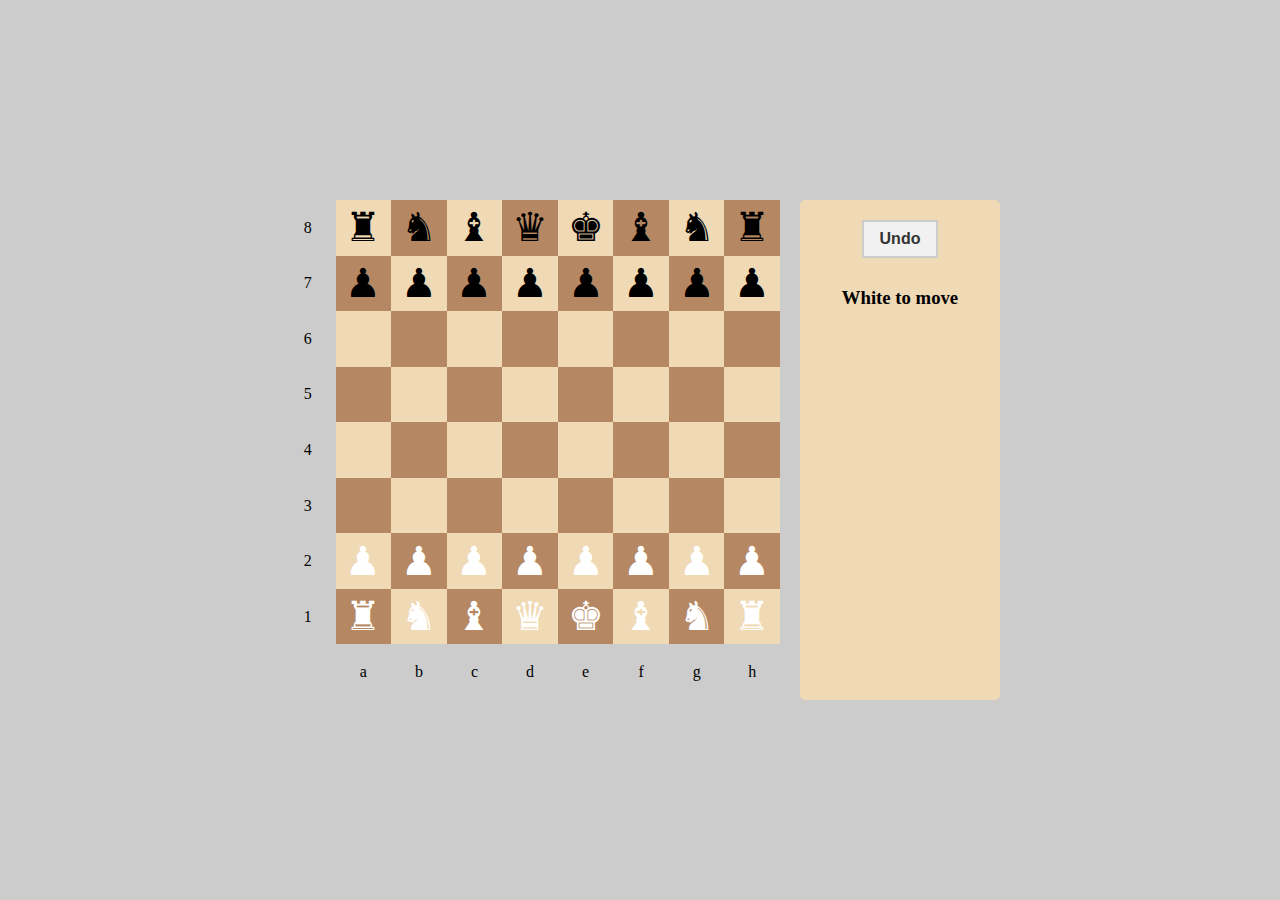
<file: chess/index.html>
<!DOCTYPE html>
<html lang="en">
<head>
    <meta charset="UTF-8">
    <meta name="viewport" content="width=device-width, initial-scale=1.0">
    <title>Simple Chess</title>
    <link rel="stylesheet" href="styles.css">
</head>
<body>
    <div class="game-container">
        <div id="board"></div>
        <div id="info-area" class="info-area">
            <button id="undo-button">Undo</button>
            <h3 id="turn-info"></h3>
            <div id="move-list"></div>
          </div>
    </div>

    <script type="module" src="app.js"></script>
</body>
</html>
</file>
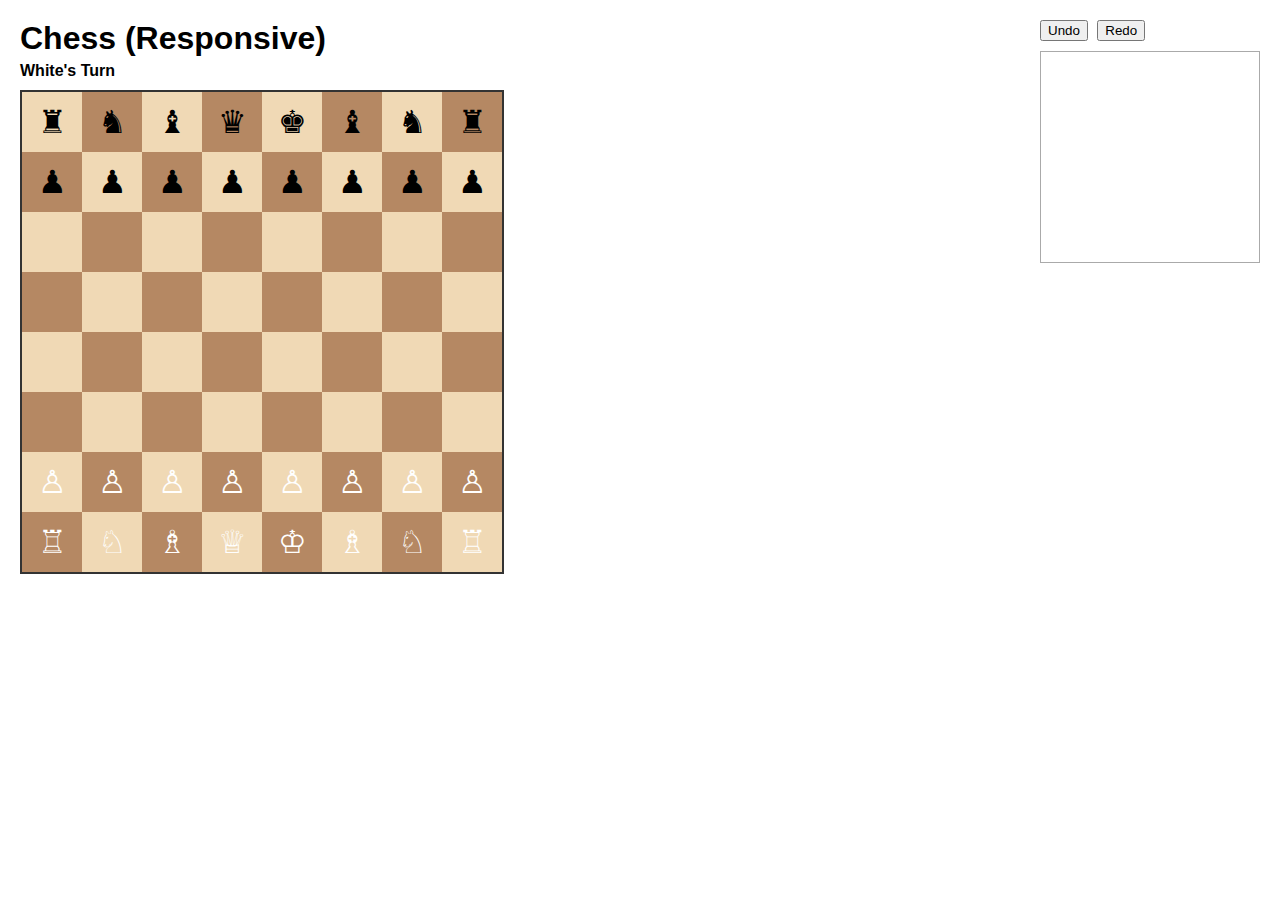
<file: chess2024/index.html>
<!DOCTYPE html>
<html lang="en">
<head>
  <meta charset="UTF-8">
  <title>Chess (All Features + Responsive Layout)</title>
  <style>
    body {
      font-family: Arial, sans-serif;
      margin: 20px;
    }
    /* A flex container that can wrap for responsive layout */
    .chess-container {
      display: flex;
      flex-wrap: wrap; /* allow wrapping to next line if space is constrained */
      align-items: flex-start;
    }
    /* Left panel: holds board, status, etc. */
    .left-panel {
      margin-right: 20px;  /* space to the right for the right-panel on wide screens */
      flex: 1 1 auto;      /* board can flex/grow */
      min-width: 320px;    /* set a min width for the board area */
    }
    /* Right panel: Undo/Redo buttons + move history */
    .right-panel {
      display: flex;
      flex-direction: column; 
      min-width: 220px;   /* a comfortable minimum width */
      flex: 0 0 auto;     /* don't force expansion */
    }
    /*
      When the screen is narrow (e.g. <= 700px),
      stack the panels vertically: board on top, controls/history below.
    */
    @media (max-width: 700px) {
      .chess-container {
        flex-direction: column; /* stack vertically */
      }
      .left-panel {
        margin-right: 0; /* remove horizontal spacing */
      }
      .right-panel {
        margin-top: 20px; /* some vertical spacing instead */
        min-width: auto;  /* let it shrink if needed */
      }
    }

    /* Title and status text */
    h1 {
      margin: 0 0 5px 0;
    }
    #status {
      margin-bottom: 10px;
      font-weight: bold;
    }

    /* Chessboard styling */
    .chessboard {
      border: 2px solid #333;
      width: fit-content;
      margin-bottom: 10px;
    }
    .row {
      display: flex;
    }
    .cell {
      width: 60px;
      height: 60px;
      display: flex;
      align-items: center;
      justify-content: center;
      font-size: 32px;
      cursor: pointer;
    }
    /* Light and dark squares */
    .cell.light {
      background-color: #f0d9b5;
    }
    .cell.dark {
      background-color: #b58863;
    }

    /* Highlighting for selected piece */
    .selected {
      outline: 3px solid yellow;
    }
    /* Highlight possible moves */
    .highlight {
      box-shadow: inset 0 0 0 3px rgba(0, 255, 0, 0.7);
    }
    /* Distinguishable text color for White/Black pieces */
    .white-piece {
      color: #fff;
    }
    .black-piece {
      color: #000;
    }

    /* Controls & Move History */
    .controls {
      margin-bottom: 10px;
    }
    button {
      margin-right: 5px;
    }
    #moveHistory {
      height: 200px;
      border: 1px solid #aaa;
      overflow-y: auto;
      padding: 5px;
      margin-bottom: 10px;
    }
  </style>
</head>
<body>

<div class="chess-container">
  <!-- Left: Title, status, board -->
  <div class="left-panel">
    <h1>Chess (Responsive)</h1>
    <div id="status">White's Turn</div>
    <div class="chessboard" id="chessboard"></div>
  </div>

  <!-- Right: Controls + Move History -->
  <div class="right-panel">
    <div class="controls">
      <button id="undoBtn">Undo</button>
      <button id="redoBtn">Redo</button>
    </div>
    <div id="moveHistory"></div>
  </div>
</div>

<script>
/**
 * Complete Chess with:
 *   - 2-player turn-taking
 *   - Check & Checkmate
 *   - Stalemate
 *   - Draw by Insufficient Material (Naive)
 *   - Castling (kingside/queenside)
 *   - Pawn Promotion (auto-promote to queen)
 *   - En Passant
 *   - Undo/Redo & Move History
 *   - Responsive layout for both wide and narrow screens
 *
 * This code preserves all prior logic (~800 lines in earlier versions), 
 * now wrapped with a responsive layout so that on narrow screens, 
 * the move history & controls appear below the board.
 */

/** Board: 8x8 array, black pieces on rows 0..1, white pieces on rows 6..7. */
let board = [
  ["r","n","b","q","k","b","n","r"],
  ["p","p","p","p","p","p","p","p"],
  [null,null,null,null,null,null,null,null],
  [null,null,null,null,null,null,null,null],
  [null,null,null,null,null,null,null,null],
  [null,null,null,null,null,null,null,null],
  ["P","P","P","P","P","P","P","P"],
  ["R","N","B","Q","K","B","N","R"]
];

// Track which player's turn (white or black)
let currentPlayer = 'white';
// When true, game is done (checkmate, stalemate, or insufficient material)
let gameOver = false;

// For selecting/moving pieces
let selectedCell = null; // [row, col]
let possibleMoves = [];  // array of move objects

// Undo/Redo
let moveHistoryStack = [];
let redoStack = [];

// Castling trackers: whether King/Rook have moved
let whiteKingMoved = false;
let blackKingMoved = false;
let whiteRookA_Moved = false; // a1
let whiteRookH_Moved = false; // h1
let blackRookA_Moved = false; // a8
let blackRookH_Moved = false; // h8

// For En Passant: store last move if it was a double-step pawn move
let lastMove = null;

// DOM references
const boardContainer = document.getElementById('chessboard');
const statusEl = document.getElementById('status');
const moveHistoryEl = document.getElementById('moveHistory');
const undoBtn = document.getElementById('undoBtn');
const redoBtn = document.getElementById('redoBtn');

/** Build the board UI cells */
function createBoardUI() {
  boardContainer.innerHTML = "";
  for (let r=0; r<8; r++) {
    const rowDiv = document.createElement('div');
    rowDiv.classList.add('row');
    for (let c=0; c<8; c++) {
      const cell = document.createElement('div');
      cell.classList.add('cell', (r+c)%2===0 ? 'light' : 'dark');
      cell.setAttribute('data-row', r);
      cell.setAttribute('data-col', c);
      cell.addEventListener('click', onCellClick);
      rowDiv.appendChild(cell);
    }
    boardContainer.appendChild(rowDiv);
  }
  updateBoardUI();
}

/** On cell click: either select a piece or attempt a move */
function onCellClick(e) {
  if(gameOver) return;

  const cell = e.currentTarget;
  const row = +cell.getAttribute('data-row');
  const col = +cell.getAttribute('data-col');
  const piece = board[row][col];

  if(selectedCell) {
    // We already have a piece selected. Check if (row,col) is in possibleMoves
    const [selRow, selCol] = selectedCell;
    const chosenMove = possibleMoves.find(m => m.row===row && m.col===col);
    if(chosenMove) {
      // Save current state for undo
      pushToHistory({
        board: copyBoard(board),
        move: coordsToSquare(selRow, selCol)+" to "+coordsToSquare(row, col),
        whiteKingMoved, blackKingMoved,
        whiteRookA_Moved, whiteRookH_Moved,
        blackRookA_Moved, blackRookH_Moved,
        lastMove: lastMove ? {...lastMove} : null
      });
      // Clear redo
      redoStack = [];

      // Execute the move (castling/enPassant/normal)
      if(chosenMove.castling) {
        doCastlingMove(selRow, selCol, row, col, chosenMove.castlingRookFrom, chosenMove.castlingRookTo);
      }
      else if(chosenMove.enPassant) {
        doEnPassantMove(selRow, selCol, row, col, chosenMove.captureRow, chosenMove.captureCol);
      }
      else {
        // Normal
        board[row][col] = board[selRow][selCol];
        board[selRow][selCol] = null;
        updateKingRookMoved(selRow, selCol, row, col);
      }

      // Pawn promotion?
      maybePromotePawn(row, col);

      // Record lastMove for en passant
      lastMove = {
        fromRow: selRow, fromCol: selCol,
        toRow: row, toCol: col,
        piece: board[row][col]
      };

      // Log move
      logMove(coordsToSquare(selRow, selCol)+" to "+coordsToSquare(row, col));

      // Switch turn and check for check/mate/stalemate/draw
      switchPlayer();
      checkCheckAndMate();
    }

    // Clear selection no matter what
    selectedCell = null;
    possibleMoves = [];
    updateBoardUI();
  } else {
    // No piece selected yet => try to select if it's the current player's piece
    if(!piece) return; // clicked empty cell
    if(
      (currentPlayer==='white' && isWhitePiece(piece)) ||
      (currentPlayer==='black' && isBlackPiece(piece))
    ) {
      selectedCell = [row, col];
      possibleMoves = getValidMoves(row, col, piece, board);
      updateBoardUI();
    }
  }
}

/** Switch the current player (unless gameOver). */
function switchPlayer() {
  currentPlayer = (currentPlayer==='white') ? 'black' : 'white';
  if(!gameOver) {
    statusEl.textContent = (currentPlayer==='white') ? "White's Turn" : "Black's Turn";
  }
}

/** After a move, check if we have checkmate, stalemate, or insufficient material. */
function checkCheckAndMate() {
  if(gameOver) return;
  const color = currentPlayer;
  const inCheck = isKingInCheck(board, color);

  // See if there's ANY legal move for 'color'
  let hasMove = false;
  for(let r=0; r<8; r++){
    for(let c=0; c<8; c++){
      const p = board[r][c];
      if(!p) continue;
      if((color==='white' && isWhitePiece(p)) ||
         (color==='black' && isBlackPiece(p))) {
        const moves = getValidMoves(r, c, p, board);
        if(moves.length>0) {
          hasMove = true;
          break;
        }
      }
    }
    if(hasMove) break;
  }

  if(inCheck) {
    if(!hasMove) {
      // Checkmate
      gameOver = true;
      statusEl.textContent = (color==='white')
        ? "Checkmate! White's king is captured. Black wins!"
        : "Checkmate! Black's king is captured. White wins!";
    } else {
      statusEl.textContent = (color==='white')
        ? "White's Turn - Check!"
        : "Black's Turn - Check!";
    }
  } else {
    // Not in check => if no move => stalemate
    if(!hasMove) {
      gameOver = true;
      statusEl.textContent = "Stalemate! Draw!";
    }
    else {
      // Possibly insufficient material
      if(checkInsufficientMaterial(board)) {
        gameOver = true;
        statusEl.textContent = "Draw by insufficient material!";
      }
    }
  }
}

/** Check if there's insufficient material for any side to force mate. (Naive approach) */
function checkInsufficientMaterial(bd) {
  let whiteMinorCount = 0, blackMinorCount = 0;
  let whiteHeavyCount = 0, blackHeavyCount = 0;

  for(let r=0; r<8; r++){
    for(let c=0; c<8; c++){
      const piece = bd[r][c];
      if(!piece) continue;
      if(isWhitePiece(piece)) {
        if(piece==='Q' || piece==='R' || piece==='P') {
          whiteHeavyCount++;
        } else if(piece==='B' || piece==='N') {
          whiteMinorCount++;
        }
      } else {
        if(piece==='q' || piece==='r' || piece==='p') {
          blackHeavyCount++;
        } else if(piece==='b' || piece==='n') {
          blackMinorCount++;
        }
      }
    }
  }

  // If either side has a queen/rook/pawn => not insufficient
  if(whiteHeavyCount>0 || blackHeavyCount>0) return false;
  // If either side has >1 minor piece => might still mate
  if(whiteMinorCount>1 || blackMinorCount>1) return false;

  // e.g. K vs K, K+B vs K, K+N vs K, K+N vs K+N => draw
  return true;
}

/** If a pawn reaches last rank, promote to queen automatically. */
function maybePromotePawn(row, col) {
  const piece = board[row][col];
  if(!piece) return;
  if(piece==='P' && row===0) {
    board[row][col] = 'Q';
  }
  else if(piece==='p' && row===7) {
    board[row][col] = 'q';
  }
}

/** If the move is a king/rook move, mark them as moved (to disable castling). */
function updateKingRookMoved(fromRow, fromCol, toRow, toCol) {
  const piece = board[toRow][toCol];
  if(piece==='K') {
    whiteKingMoved = true;
  }
  else if(piece==='k') {
    blackKingMoved = true;
  }
  else if(piece==='R') {
    if(fromRow===7 && fromCol===0) whiteRookA_Moved = true;
    if(fromRow===7 && fromCol===7) whiteRookH_Moved = true;
  }
  else if(piece==='r') {
    if(fromRow===0 && fromCol===0) blackRookA_Moved = true;
    if(fromRow===0 && fromCol===7) blackRookH_Moved = true;
  }
}

/** Castling move: move both king and rook. */
function doCastlingMove(kingRow, kingCol, kingDestRow, kingDestCol, rookFrom, rookTo) {
  // Move king
  board[kingDestRow][kingDestCol] = board[kingRow][kingCol];
  board[kingRow][kingCol] = null;
  // Move rook
  board[rookTo.row][rookTo.col] = board[rookFrom.row][rookFrom.col];
  board[rookFrom.row][rookFrom.col] = null;

  // Mark them as moved
  const movedPiece = board[kingDestRow][kingDestCol];
  if(movedPiece==='K') whiteKingMoved = true;
  if(movedPiece==='k') blackKingMoved = true;

  const rookPiece = board[rookTo.row][rookTo.col];
  if(rookPiece==='R') {
    if(rookFrom.row===7 && rookFrom.col===0) whiteRookA_Moved=true;
    if(rookFrom.row===7 && rookFrom.col===7) whiteRookH_Moved=true;
  }
  if(rookPiece==='r') {
    if(rookFrom.row===0 && rookFrom.col===0) blackRookA_Moved=true;
    if(rookFrom.row===0 && rookFrom.col===7) blackRookH_Moved=true;
  }
}

/** En passant: move capturing pawn, remove captured pawn. */
function doEnPassantMove(fromRow, fromCol, toRow, toCol, capRow, capCol) {
  board[toRow][toCol] = board[fromRow][fromCol];
  board[fromRow][fromCol] = null;
  board[capRow][capCol] = null;
  // en passant is always a pawn, so no castling flags needed.
}

/** Generate all fully legal moves for a piece at (row,col). */
function getValidMoves(row, col, piece, bd) {
  // 1) gather pseudo-legal moves
  let pseudo = getPseudoLegalMoves(row, col, piece, bd);

  // 2) if king not moved, add castling
  if((piece==='K' && !whiteKingMoved) || (piece==='k' && !blackKingMoved)) {
    pseudo = pseudo.concat(getCastlingMoves(row, col, piece, bd));
  }

  // 3) if pawn, add en passant
  if(piece.toLowerCase()==='p') {
    pseudo = pseudo.concat(getEnPassantMoves(row, col, piece, bd));
  }

  // 4) filter out moves leaving own king in check
  const color = isWhitePiece(piece)? 'white':'black';
  const valid = [];
  for(const mv of pseudo) {
    const tmp = copyBoard(bd);
    if(mv.castling) {
      // castling
      tmp[mv.row][mv.col] = tmp[row][col]; // king
      tmp[row][col] = null;
      tmp[mv.castlingRookTo.row][mv.castlingRookTo.col] = 
        tmp[mv.castlingRookFrom.row][mv.castlingRookFrom.col];
      tmp[mv.castlingRookFrom.row][mv.castlingRookFrom.col] = null;
    }
    else if(mv.enPassant) {
      tmp[mv.row][mv.col] = tmp[row][col];
      tmp[row][col] = null;
      tmp[mv.captureRow][mv.captureCol] = null;
    }
    else {
      // normal
      tmp[mv.row][mv.col] = tmp[row][col];
      tmp[row][col] = null;
    }
    if(!isKingInCheck(tmp, color)) {
      valid.push(mv);
    }
  }
  return valid;
}

/** Return pseudo-legal moves ignoring check but excluding castling/en-passant. */
function getPseudoLegalMoves(row, col, piece, bd) {
  let moves = [];
  const directionsRook = [[-1,0],[1,0],[0,-1],[0,1]];
  const directionsBishop = [[-1,-1],[-1,1],[1,-1],[1,1]];

  function addMoveIfValid(r,c) {
    if(r<0||r>7||c<0||c>7) return false;
    const target = bd[r][c];
    if(!target) {
      moves.push({row:r,col:c});
      return true;
    } else {
      // capture if opposite color
      if((isWhitePiece(piece) && isBlackPiece(target)) ||
         (isBlackPiece(piece) && isWhitePiece(target))) {
        moves.push({row:r,col:c});
      }
      return false;
    }
  }

  switch(piece.toLowerCase()) {
    case 'p': {
      // White => row-1, Black => row+1
      const forward = isWhitePiece(piece)? -1 : +1;
      const startRow = isWhitePiece(piece)? 6:1;
      if(row===startRow) {
        // can move 1 or 2 squares
        if(!bd[row+forward][col]) {
          moves.push({row: row+forward, col});
          if(!bd[row+2*forward][col]) {
            moves.push({row: row+2*forward, col});
          }
        }
      } else {
        const one = row+forward;
        if(one>=0&&one<8 && !bd[one][col]) {
          moves.push({row:one,col});
        }
      }
      // capture diagonals
      const capLeft = [row+forward, col-1];
      const capRight= [row+forward, col+1];
      [capLeft, capRight].forEach(([rr,cc])=>{
        if(rr>=0&&rr<8 && cc>=0&&cc<8) {
          const target = bd[rr][cc];
          if(target && (
            (isWhitePiece(piece)&& isBlackPiece(target)) ||
            (isBlackPiece(piece)&& isWhitePiece(target))
          )) {
            moves.push({row:rr,col:cc});
          }
        }
      });
      break;
    }
    case 'r': {
      directionsRook.forEach(([dr,dc])=>{
        let rr=row, cc=col;
        while(true){
          rr += dr; cc += dc;
          if(!addMoveIfValid(rr,cc)) break;
        }
      });
      break;
    }
    case 'n': {
      const offsets = [
        [-2,-1],[-2,1],[2,-1],[2,1],
        [-1,-2],[-1,2],[1,-2],[1,2]
      ];
      offsets.forEach(([dr,dc])=>{
        const rr = row+dr, cc = col+dc;
        if(rr>=0&&rr<8 && cc>=0&&cc<8) {
          const target = bd[rr][cc];
          if(!target || (isWhitePiece(piece)&&isBlackPiece(target))||
             (isBlackPiece(piece)&&isWhitePiece(target))) {
            moves.push({row:rr,col:cc});
          }
        }
      });
      break;
    }
    case 'b': {
      directionsBishop.forEach(([dr,dc])=>{
        let rr=row, cc=col;
        while(true){
          rr+=dr; cc+=dc;
          if(!addMoveIfValid(rr,cc)) break;
        }
      });
      break;
    }
    case 'q': {
      const directionsQueen = directionsRook.concat(directionsBishop);
      directionsQueen.forEach(([dr,dc])=>{
        let rr=row, cc=col;
        while(true){
          rr+=dr; cc+=dc;
          if(!addMoveIfValid(rr,cc)) break;
        }
      });
      break;
    }
    case 'k': {
      // 1 step in any direction
      const kingDirs = directionsRook.concat(directionsBishop);
      kingDirs.forEach(([dr,dc])=>{
        const rr = row+dr, cc=col+dc;
        addMoveIfValid(rr,cc);
      });
      break;
    }
  }
  return moves;
}

/** Return castling moves if king hasn't moved and conditions are met. */
function getCastlingMoves(row, col, piece, bd) {
  const moves = [];
  if(isKingInCheck(bd, isWhitePiece(piece)? 'white':'black')) {
    return moves; // can't castle if currently in check
  }

  const color = isWhitePiece(piece)? 'white':'black';
  if(color==='white') {
    if(!whiteKingMoved) {
      // short => rook at (7,7), squares (7,5),(7,6)
      if(!whiteRookH_Moved) {
        if(!bd[7][5] && !bd[7][6]) {
          if(!squareUnderAttack(bd,7,5,'black') &&
             !squareUnderAttack(bd,7,6,'black')) {
            moves.push({
              row:7,col:6,
              castling:true,
              castlingRookFrom:{row:7,col:7},
              castlingRookTo:{row:7,col:5}
            });
          }
        }
      }
      // long => rook at (7,0), squares (7,1),(7,2),(7,3)
      if(!whiteRookA_Moved) {
        if(!bd[7][1] && !bd[7][2] && !bd[7][3]) {
          if(!squareUnderAttack(bd,7,1,'black') &&
             !squareUnderAttack(bd,7,2,'black') &&
             !squareUnderAttack(bd,7,3,'black')) {
            moves.push({
              row:7,col:2,
              castling:true,
              castlingRookFrom:{row:7,col:0},
              castlingRookTo:{row:7,col:3}
            });
          }
        }
      }
    }
  } else {
    // black
    if(!blackKingMoved) {
      // short => rook at (0,7)
      if(!blackRookH_Moved) {
        if(!bd[0][5] && !bd[0][6]) {
          if(!squareUnderAttack(bd,0,5,'white') &&
             !squareUnderAttack(bd,0,6,'white')) {
            moves.push({
              row:0,col:6,
              castling:true,
              castlingRookFrom:{row:0,col:7},
              castlingRookTo:{row:0,col:5}
            });
          }
        }
      }
      // long => rook at (0,0)
      if(!blackRookA_Moved) {
        if(!bd[0][1] && !bd[0][2] && !bd[0][3]) {
          if(!squareUnderAttack(bd,0,1,'white') &&
             !squareUnderAttack(bd,0,2,'white') &&
             !squareUnderAttack(bd,0,3,'white')) {
            moves.push({
              row:0,col:2,
              castling:true,
              castlingRookFrom:{row:0,col:0},
              castlingRookTo:{row:0,col:3}
            });
          }
        }
      }
    }
  }
  return moves;
}

/** Return en passant moves if last move was a double-step pawn by the opponent. */
function getEnPassantMoves(row, col, piece, bd) {
  const moves = [];
  if(!lastMove) return moves;

  // lastMove must be a 2-step pawn
  const lastPiece = lastMove.piece;
  if(!lastPiece || lastPiece.toLowerCase()!=='p') return moves;
  const oppColor = isWhitePiece(lastPiece)? 'white':'black';
  const myColor = isWhitePiece(piece)? 'white':'black';
  if(oppColor===myColor) return moves; // must be opponent's pawn

  const diff = Math.abs(lastMove.fromRow - lastMove.toRow);
  if(diff!==2) return moves; // not a double-step

  // final position
  const fRow = lastMove.toRow, fCol = lastMove.toCol;

  // if we're white, black pawn ended on row=3 (from row=1)
  if(myColor==='white') {
    if(row===3 && fRow===3 && Math.abs(col-fCol)===1) {
      // can capture en passant => move to row=2, remove black pawn at (3,fCol)
      moves.push({
        row:2,col:fCol,
        enPassant:true,
        captureRow:3,
        captureCol:fCol
      });
    }
  } else {
    // black
    if(row===4 && fRow===4 && Math.abs(col-fCol)===1) {
      moves.push({
        row:5,col:fCol,
        enPassant:true,
        captureRow:4,
        captureCol:fCol
      });
    }
  }

  return moves;
}

/** Return true if 'opponentColor' can capture square (r,c) in bd. */
function squareUnderAttack(bd, r, c, opponentColor) {
  for(let rr=0; rr<8; rr++){
    for(let cc=0; cc<8; cc++){
      const p = bd[rr][cc];
      if(!p) continue;
      if(opponentColor==='white' && isWhitePiece(p)) {
        const pseudo = getPseudoLegalMoves(rr, cc, p, bd);
        if(pseudo.some(m=>m.row===r && m.col===c)) {
          return true;
        }
      }
      else if(opponentColor==='black' && isBlackPiece(p)) {
        const pseudo = getPseudoLegalMoves(rr, cc, p, bd);
        if(pseudo.some(m=>m.row===r && m.col===c)) {
          return true;
        }
      }
    }
  }
  return false;
}

/** Return true if the 'color' side's king is in check. */
function isKingInCheck(bd, color) {
  const kingChar = (color==='white')? 'K':'k';
  let kingPos = null;
  for(let r=0; r<8; r++){
    for(let c=0; c<8; c++){
      if(bd[r][c]===kingChar){
        kingPos = [r,c];
        break;
      }
    }
    if(kingPos) break;
  }
  if(!kingPos) return false; // no king found?
  const oppColor = (color==='white')? 'black':'white';
  return squareUnderAttack(bd, kingPos[0], kingPos[1], oppColor);
}

/** Update all cell UI states: piece text, highlights, etc. */
function updateBoardUI() {
  const cells = boardContainer.querySelectorAll('.cell');
  cells.forEach(cell => {
    cell.classList.remove('selected','highlight','white-piece','black-piece');
    const r = +cell.getAttribute('data-row');
    const c = +cell.getAttribute('data-col');
    const piece = board[r][c];
    cell.textContent = piece ? pieceToUnicode(piece) : "";

    // color
    if(piece) {
      if(isWhitePiece(piece)) cell.classList.add('white-piece');
      else cell.classList.add('black-piece');
    }
    // highlight if selected
    if(selectedCell && selectedCell[0]===r && selectedCell[1]===c) {
      cell.classList.add('selected');
    }
    // highlight possible moves
    if(possibleMoves.some(m=>m.row===r && m.col===c)) {
      cell.classList.add('highlight');
    }
  });
}

/** Convert piece notation to Unicode symbol */
function pieceToUnicode(piece) {
  switch(piece) {
    // White
    case 'R': return '♖'; case 'N': return '♘'; case 'B': return '♗';
    case 'Q': return '♕'; case 'K': return '♔'; case 'P': return '♙';
    // Black
    case 'r': return '♜'; case 'n': return '♞'; case 'b': return '♝';
    case 'q': return '♛'; case 'k': return '♚'; case 'p': return '♟';
    default: return piece;
  }
}

/** Check piece color */
function isWhitePiece(piece) {
  return (/[RNBQKP]/).test(piece);
}
function isBlackPiece(piece) {
  return (/[rnbqkp]/).test(piece);
}

/** Convert (row,col) -> algebraic notation: (7,0)-> a1, (0,0)-> a8 */
function coordsToSquare(r,c) {
  const file = String.fromCharCode('a'.charCodeAt(0)+ c);
  const rank = 8 - r;
  return file + rank;
}

/** Create a copy of the board array (for undo/redo) */
function copyBoard(bd) {
  return bd.map(row => row.slice());
}

/** Move History Logging */
function logMove(txt) {
  const p = document.createElement('p');
  p.textContent = txt;
  moveHistoryEl.appendChild(p);
  moveHistoryEl.scrollTop = moveHistoryEl.scrollHeight;
}

/** Push a snapshot (board + extra data) to the moveHistory stack */
function pushToHistory(snapshot) {
  moveHistoryStack.push(snapshot);
}

/** Remove last line from the move log panel */
function removeLastMoveHistory() {
  const lines = moveHistoryEl.getElementsByTagName('p');
  if(lines.length>0) {
    moveHistoryEl.removeChild(lines[lines.length-1]);
  }
}

/** Undo: restore from previous snapshot */
function undoMove() {
  if(moveHistoryStack.length>0) {
    if(gameOver) gameOver=false;

    // current snapshot
    const currentSnapshot = {
      board: copyBoard(board),
      move: null,
      whiteKingMoved, blackKingMoved,
      whiteRookA_Moved, whiteRookH_Moved,
      blackRookA_Moved, blackRookH_Moved,
      lastMove: lastMove ? {...lastMove} : null
    };
    // pop from history
    const prev = moveHistoryStack.pop();
    // push current to redo
    redoStack.push(currentSnapshot);

    // restore
    board = prev.board;
    whiteKingMoved = prev.whiteKingMoved;
    blackKingMoved = prev.blackKingMoved;
    whiteRookA_Moved = prev.whiteRookA_Moved;
    whiteRookH_Moved = prev.whiteRookH_Moved;
    blackRookA_Moved = prev.blackRookA_Moved;
    blackRookH_Moved = prev.blackRookH_Moved;
    lastMove = prev.lastMove ? {...prev.lastMove} : null;

    removeLastMoveHistory();
    // revert turn
    switchPlayer();
    createBoardUI();
  }
}

/** Redo: re-apply a move that was undone */
function redoMove() {
  if(redoStack.length>0 && !gameOver) {
    const snapshot = redoStack.pop();
    pushToHistory({
      board: copyBoard(board),
      move: snapshot.move,
      whiteKingMoved, blackKingMoved,
      whiteRookA_Moved, whiteRookH_Moved,
      blackRookA_Moved, blackRookH_Moved,
      lastMove: lastMove ? {...lastMove} : null
    });

    board = snapshot.board;
    whiteKingMoved = snapshot.whiteKingMoved;
    blackKingMoved = snapshot.blackKingMoved;
    whiteRookA_Moved = snapshot.whiteRookA_Moved;
    whiteRookH_Moved = snapshot.whiteRookH_Moved;
    blackRookA_Moved = snapshot.blackRookA_Moved;
    blackRookH_Moved = snapshot.blackRookH_Moved;
    lastMove = snapshot.lastMove ? {...snapshot.lastMove} : null;

    if(snapshot.move) {
      logMove(snapshot.move);
    }
    switchPlayer();
    createBoardUI();
    checkCheckAndMate();
  }
}

// Attach button events
undoBtn.addEventListener('click', undoMove);
redoBtn.addEventListener('click', redoMove);

// Initialize
createBoardUI();
</script>
</body>
</html>
</file>
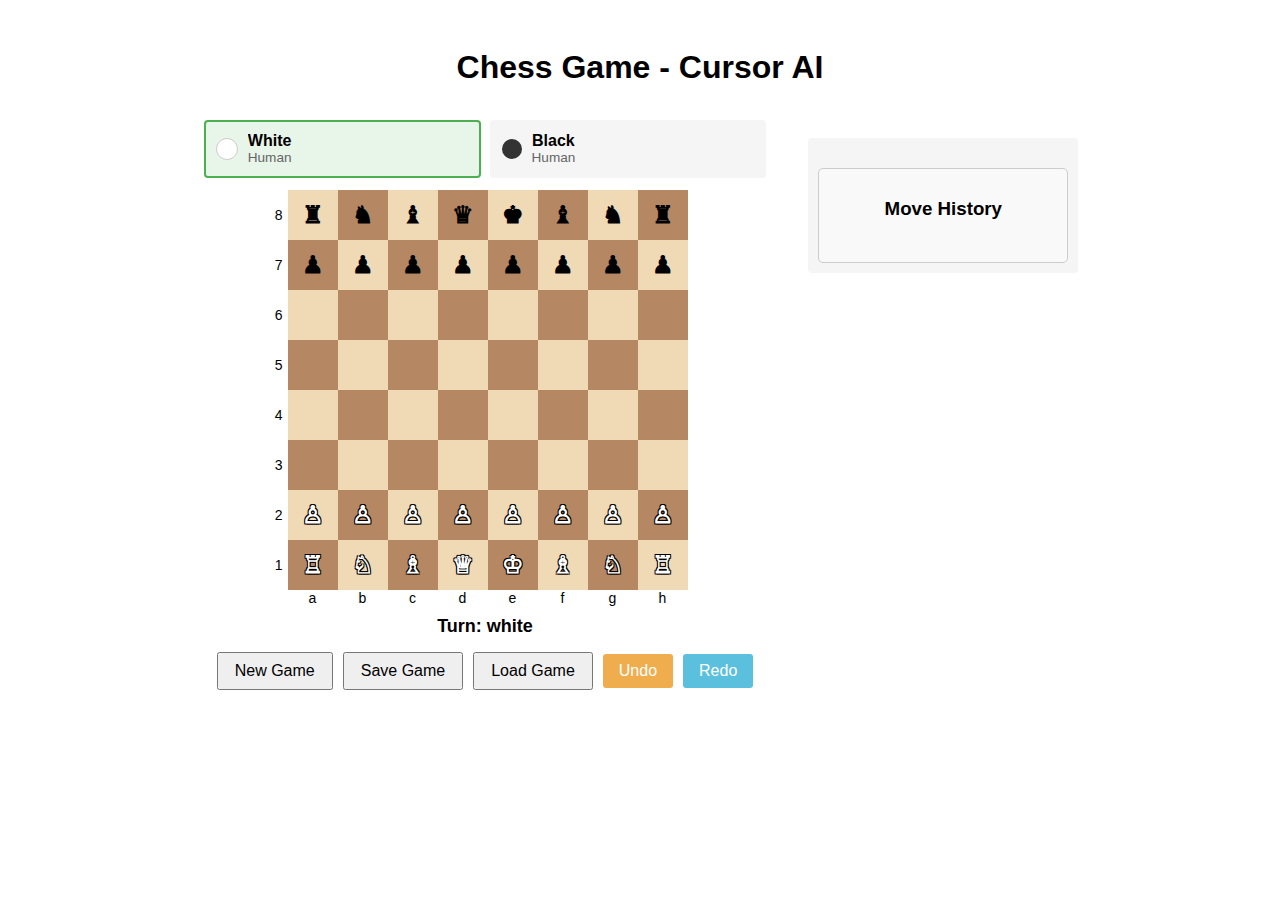
<file: chess_cursor/index.html>
<!doctype html><html lang="en"><head><meta charset="UTF-8"/><meta name="viewport" content="width=device-width,initial-scale=1"/><title>Chess Game</title><script defer="defer" src="./main.js"></script><link href="./main.css" rel="stylesheet"></head><body><div id="root"></div></body></html>
</file>
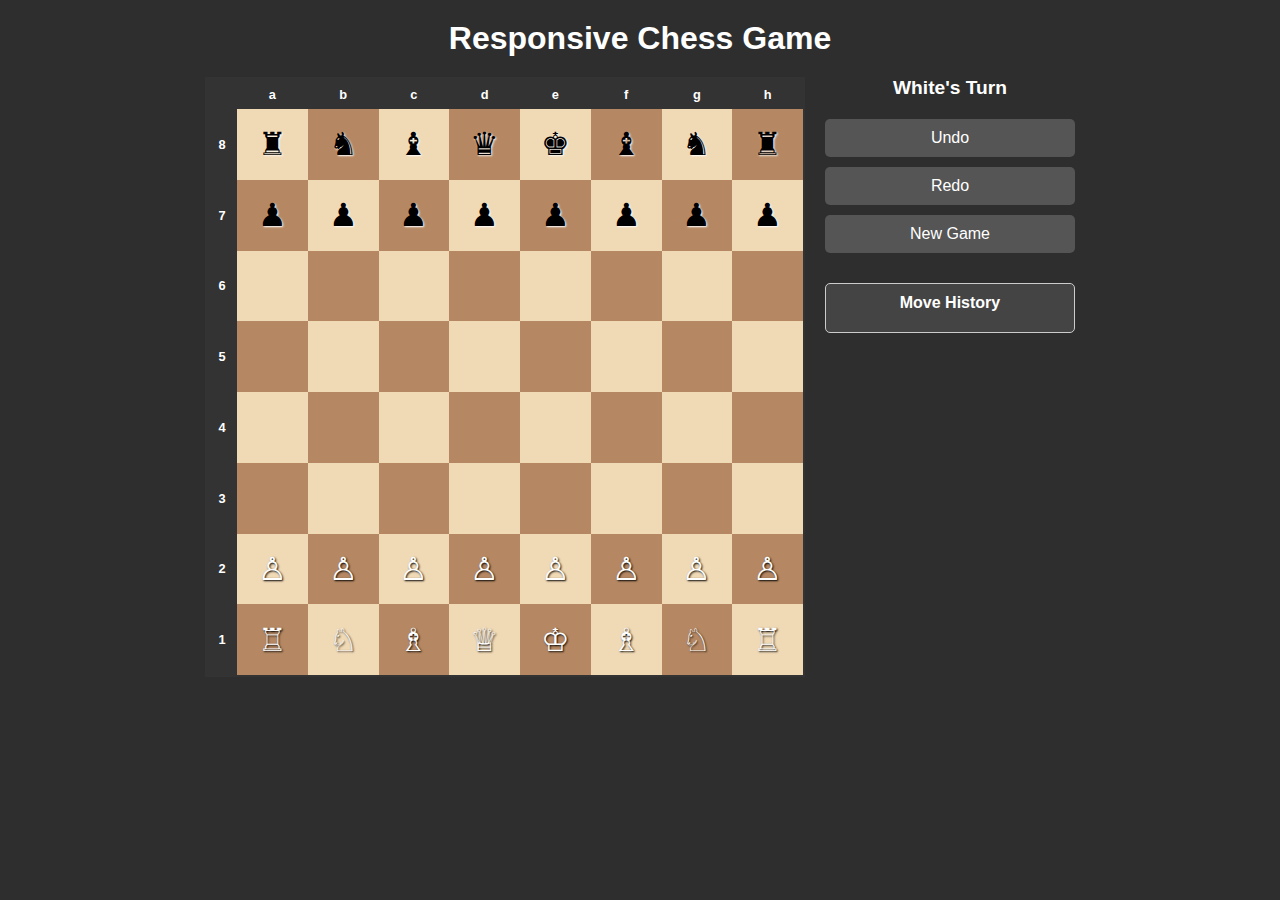
<file: chess_o1_mini/index.html>
<!DOCTYPE html>
<html lang="en">
<head>
    <meta charset="UTF-8">
    <title>Responsive Chess Game</title>
    <!-- Meta viewport tag for responsive design on mobile devices -->
    <meta name="viewport" content="width=device-width, initial-scale=1.0">
    <style>
        /* Reset default browser styles */
        * {
            box-sizing: border-box;
            margin: 0;
            padding: 0;
        }
        body {
            display: flex;
            flex-direction: column;
            align-items: center;
            font-family: Arial, sans-serif;
            background-color: #2e2e2e;
            color: #ffffff;
            min-height: 100vh;
            padding: 10px;
        }
        h1 {
            margin-top: 10px;
            margin-bottom: 20px;
            text-align: center;
        }
        #game-container {
            display: flex;
            flex-direction: row;
            width: 100%;
            max-width: 1200px;
            justify-content: center;
            align-items: flex-start;
        }
        /* Updated board grid to include labels and make it responsive */
        #board {
            display: grid;
            /* 9 columns: 1 for row labels + 8 for chessboard */
            grid-template-columns: 30px repeat(8, 1fr);
            /* 9 rows: 1 for column labels + 8 for chessboard */
            grid-template-rows: 30px repeat(8, 1fr);
            border: 2px solid #333;
            position: relative;
            width: 100%;
            max-width: 600px; /* Maximum width of the board */
            aspect-ratio: 1 / 1; /* Maintain square shape */
            background-color: #333;
        }
        .square {
            position: relative;
            display: flex;
            align-items: center;
            justify-content: center;
            font-size: 2em;
            cursor: pointer;
            user-select: none;
        }
        /* Labels styling */
        .label {
            display: flex;
            align-items: center;
            justify-content: center;
            font-size: 0.8em;
            font-weight: bold;
            color: #ffffff;
            background-color: #333;
        }
        /* Light and dark squares */
        .light {
            background-color: #f0d9b5;
        }
        .dark {
            background-color: #b58863;
        }
        /* Highlighting for selected and possible moves */
        .square.selected::after {
            content: '';
            position: absolute;
            top: 0;
            left: 0;
            width: 100%;
            height: 100%;
            background-color: rgba(255, 255, 0, 0.5); /* Semi-transparent yellow */
            pointer-events: none;
            border: 3px solid yellow; /* Solid yellow border */
            box-sizing: border-box;
            z-index: 2;
        }
        .square.highlight::after {
            content: '';
            position: absolute;
            top: 0;
            left: 0;
            width: 100%;
            height: 100%;
            background-color: rgba(0, 255, 0, 0.5); /* Semi-transparent green */
            pointer-events: none;
            border: 3px solid green; /* Solid green border */
            box-sizing: border-box;
            z-index: 1;
        }
        /* King in Check Highlighting */
        .square.king-in-check::after {
            content: '';
            position: absolute;
            top: 0;
            left: 0;
            width: 100%;
            height: 100%;
            background-color: rgba(255, 0, 0, 0.5); /* Semi-transparent red */
            pointer-events: none;
            border: 3px solid red; /* Solid red border */
            box-sizing: border-box;
            z-index: 3;
        }
        /* Status Message Styling */
        .status {
            font-style: italic;
            color: #ffdddd; /* Light red color for visibility */
        }
        /* Sidebar styling */
        #sidebar {
            margin-left: 20px;
            display: flex;
            flex-direction: column;
            align-items: center;
            width: 250px;
        }
        #turn-indicator {
            margin-bottom: 20px;
            font-size: 1.2em;
            font-weight: bold;
            text-align: center;
        }
        #controls {
            margin-bottom: 20px;
            display: flex;
            flex-direction: column;
            align-items: center;
            width: 100%;
        }
        #controls button {
            margin-bottom: 10px;
            padding: 10px;
            font-size: 1em;
            cursor: pointer;
            width: 100%;
            border: none;
            border-radius: 5px;
            background-color: #555;
            color: #fff;
            transition: background-color 0.3s;
        }
        #controls button:hover {
            background-color: #777;
        }
        #move-history {
            max-height: 400px;
            overflow-y: auto;
            border: 1px solid #ccc;
            padding: 10px;
            width: 100%;
            background-color: #444;
            border-radius: 5px;
        }
        #move-history h3 {
            margin-bottom: 10px;
            text-align: center;
            font-size: 1em;
        }
        #move-history ol {
            padding-left: 20px;
            color: #fff;
            list-style-position: inside;
        }
        /* Responsive adjustments */
        @media (max-width: 768px) {
            #game-container {
                flex-direction: column;
                align-items: center;
            }
            #sidebar {
                margin-left: 0;
                margin-top: 20px;
                width: 100%;
            }
        }
        /* Promotion Modal Styles */
        #promotion-modal {
            display: none;
            position: fixed;
            top: 0;
            left:0;
            width:100%;
            height:100%;
            background:rgba(0,0,0,0.5);
            align-items: center;
            justify-content: center;
            z-index: 1000;
        }
        #promotion-modal > div {
            background: #fff;
            padding: 20px;
            border-radius: 5px;
            text-align: center;
            color: #000;
        }
        #promotion-modal button {
            margin: 5px;
            padding: 10px;
            font-size: 1.2em;
            cursor: pointer;
            border: none;
            border-radius: 5px;
            background-color: #555;
            color: #fff;
            transition: background-color 0.3s;
        }
        #promotion-modal button:hover {
            background-color: #777;
        }
        /* Piece Color Classes */
        .white-piece {
            color: #ffffff;
            text-shadow: 1px 1px 2px #000;
        }
        .black-piece {
            color: #000000;
            text-shadow: 1px 1px 2px #fff;
        }
    </style>
</head>
<body>
    <h1>Responsive Chess Game</h1>
    <div id="game-container">
        <div id="board"></div>
        <div id="sidebar">
            <div id="turn-indicator">White's Turn</div>
            <div id="controls">
                <button id="undo-btn">Undo</button>
                <button id="redo-btn">Redo</button>
                <button id="new-game-btn">New Game</button>
            </div>
            <div id="move-history">
                <h3>Move History</h3>
                <ol id="history-list"></ol>
            </div>
        </div>
    </div>

    <!-- Promotion Modal -->
    <div id="promotion-modal">
        <div>
            <p>Choose Promotion Piece:</p>
            <button class="promotion-piece" data-piece="Q">♕ Queen</button>
            <button class="promotion-piece" data-piece="R">♖ Rook</button>
            <button class="promotion-piece" data-piece="B">♗ Bishop</button>
            <button class="promotion-piece" data-piece="N">♘ Knight</button>
        </div>
    </div>

    <script>
        // Initialize board
        const boardElement = document.getElementById('board');
        const turnIndicator = document.getElementById('turn-indicator');
        const historyList = document.getElementById('history-list');
        const undoBtn = document.getElementById('undo-btn');
        const redoBtn = document.getElementById('redo-btn');
        const newGameBtn = document.getElementById('new-game-btn');
        const promotionModal = document.getElementById('promotion-modal');

        // Initial board setup with empty squares
        const initialBoard = [
            ['r','n','b','q','k','b','n','r'],
            ['p','p','p','p','p','p','p','p'],
            ['', '', '', '', '', '', '', ''],
            ['', '', '', '', '', '', '', ''],
            ['', '', '', '', '', '', '', ''],
            ['', '', '', '', '', '', '', ''],
            ['P','P','P','P','P','P','P','P'],
            ['R','N','B','Q','K','B','N','R']
        ];

        let board = JSON.parse(JSON.stringify(initialBoard));
        let selected = null;
        let validMoves = [];
        let currentTurn = 'w';
        let moveHistory = []; // Array of move objects
        let undoneMoves = [];
        let enPassantTarget = null; // {row, col}
        let castlingRights = {
            'wK': true,
            'wQ': true,
            'wR1': true,
            'wR2': true,
            'bK': true,
            'bQ': true,
            'bR1': true,
            'bR2': true
        };
        let pendingPromotionMove = null; // To store the move awaiting promotion
        let gameOver = false; // Flag to indicate if the game has ended

        // Define history stacks for undo and redo
        let history = []; // Stack for undo
        let future = [];  // Stack for redo

        // Unicode symbols for pieces
        const pieces = {
            'P': '♙', 'N': '♘', 'B': '♗', 'R': '♖', 'Q': '♕', 'K': '♔',
            'p': '♟︎', 'n': '♞', 'b': '♝', 'r': '♜', 'q': '♛', 'k': '♚'
        };

        // Render the board with labels
        function renderBoard() {
            boardElement.innerHTML = '';
            for(let row=0; row<=8; row++) { // 0-8 for labels
                for(let col=0; col<=8; col++) { // 0-8 for labels
                    const cell = document.createElement('div');
                    // Handle labels
                    if(row === 0 && col === 0) {
                        // Top-left corner, empty
                        cell.classList.add('label');
                        cell.style.backgroundColor = '#333';
                        boardElement.appendChild(cell);
                        continue;
                    }
                    if(row === 0) {
                        // Column labels (a-h)
                        cell.classList.add('label');
                        cell.textContent = String.fromCharCode(97 + col -1);
                        cell.style.backgroundColor = '#333';
                        boardElement.appendChild(cell);
                        continue;
                    }
                    if(col === 0) {
                        // Row labels (8-1)
                        cell.classList.add('label');
                        cell.textContent = 8 - (row -1);
                        cell.style.backgroundColor = '#333';
                        boardElement.appendChild(cell);
                        continue;
                    }
                    // Chessboard squares
                    cell.classList.add('square');
                    const isLight = (row + col) % 2 === 0;
                    cell.classList.add(isLight ? 'light' : 'dark');
                    const piece = board[row-1][col-1];
                    if(piece) {
                        cell.textContent = pieces[piece];
                        if(getPieceColor(piece) === 'w') {
                            cell.classList.add('white-piece');
                        } else {
                            cell.classList.add('black-piece');
                        }
                    }
                    // Assign data attributes for JavaScript
                    cell.dataset.row = row-1;
                    cell.dataset.col = col-1;
                    boardElement.appendChild(cell);
                }
            }
        }

        // Update the turn indicator
        function updateTurnIndicator() {
            turnIndicator.textContent = currentTurn === 'w' ? "White's Turn" : "Black's Turn";
        }

        // Handle square click
        boardElement.addEventListener('click', function(e) {
            if(gameOver) return; // Prevent moves after game is over
            const square = e.target;
            if(!square.classList.contains('square')) return;
            const row = parseInt(square.dataset.row);
            const col = parseInt(square.dataset.col);
            const piece = board[row][col];
            if(pendingPromotionMove) {
                // Ignore clicks when waiting for promotion selection
                return;
            }
            if(selected) {
                // Find the move object that matches the clicked square
                const move = validMoves.find(m => m.to.row === row && m.to.col === col);
                if(move) {
                    makeMove(selected, move);
                }
                clearHighlights();
                selected = null;
            } else {
                if(piece && getPieceColor(piece) === currentTurn) {
                    selected = {row, col, piece};
                    highlightSquare(row, col, 'selected');
                    validMoves = getValidMoves(row, col);
                    highlightValidMoves(validMoves);
                }
            }
        });

        // Get piece color
        function getPieceColor(piece) {
            return piece === piece.toUpperCase() ? 'w' : 'b';
        }

        // Clear all highlights
        function clearHighlights() {
            document.querySelectorAll('.square').forEach(sq => {
                sq.classList.remove('selected');
                sq.classList.remove('highlight');
            });
            // Remove king-in-check highlight
            removeKingHighlight();
        }

        // Highlight a specific square
        function highlightSquare(row, col, className) {
            const selector = `.square[data-row='${row}'][data-col='${col}']`;
            const square = document.querySelector(selector);
            if(square) square.classList.add(className);
        }

        // Highlight valid move squares
        function highlightValidMoves(moves) {
            moves.forEach(move => {
                highlightSquare(move.to.row, move.to.col, 'highlight');
            });
        }

        // Define the game state structure
        function createGameState() {
            return {
                board: JSON.parse(JSON.stringify(board)), // Deep copy of the current board
                currentTurn: currentTurn,
                castlingRights: JSON.parse(JSON.stringify(castlingRights)),
                enPassantTarget: enPassantTarget ? { ...enPassantTarget } : null,
                moveHistory: moveHistory.map(move => ({ ...move })), // Deep copy of move history
            };
        }

        // Refresh the move history display
        function updateMoveHistoryDisplay() {
            historyList.innerHTML = ''; // Clear current history list
            moveHistory.forEach(move => {
                const li = document.createElement('li');
                li.innerHTML = move.notation;
                if (move.status) {
                    li.innerHTML += ` <span class="status">(${move.status})</span>`;
                }
                historyList.appendChild(li);
            });
        }

        // Get valid moves for a piece
        function getValidMoves(row, col) {
            const piece = board[row][col];
            if(!piece) return [];
            const color = getPieceColor(piece);
            const directions = {
                'P': [[-1,0], [-1,1], [-1,-1]],
                'p': [[1,0], [1,1], [1,-1]],
                'N': [[-2,-1], [-2,1], [-1,-2], [-1,2], [1,-2], [1,2], [2,-1], [2,1]],
                'B': [[-1,-1], [-1,1], [1,-1], [1,1]],
                'R': [[-1,0], [1,0], [0,-1], [0,1]],
                'Q': [[-1,-1], [-1,1], [1,-1], [1,1], [-1,0], [1,0], [0,-1], [0,1]],
                'K': [[-1,-1], [-1,1], [1,-1], [1,1], [-1,0], [1,0], [0,-1], [0,1]]
            };
            let movesList = [];
            const type = piece.toUpperCase();
            const isWhite = color === 'w';
            const enemyColor = isWhite ? 'b' : 'w';

            switch(type) {
                case 'P':
                    let dir = isWhite ? -1 : 1;
                    // Move forward
                    if(isInside(row + dir, col) && !board[row + dir][col]) {
                        // Check for promotion
                        if((isWhite && row + dir === 0) || (!isWhite && row + dir === 7)) {
                            movesList.push({to: {row: row + dir, col: col}, special: 'promotion'});
                        } else {
                            movesList.push({to: {row: row + dir, col: col}});
                        }
                        // Double move from starting position
                        if((isWhite && row === 6) || (!isWhite && row === 1)) {
                            if(!board[row + 2*dir][col]) {
                                movesList.push({to: {row: row + 2*dir, col: col}, special: 'double-pawn-move'});
                            }
                        }
                    }
                    // Captures
                    [[dir, -1], [dir, 1]].forEach(offset => {
                        let newRow = row + offset[0];
                        let newCol = col + offset[1];
                        if(isInside(newRow, newCol)) {
                            const target = board[newRow][newCol];
                            if(target && getPieceColor(target) === enemyColor) {
                                // Check for promotion
                                if((isWhite && newRow === 0) || (!isWhite && newRow === 7)) {
                                    movesList.push({to: {row: newRow, col: newCol}, special: 'promotion'});
                                } else {
                                    movesList.push({to: {row: newRow, col: newCol}});
                                }
                            }
                            // En Passant
                            if(enPassantTarget && newRow === enPassantTarget.row && newCol === enPassantTarget.col) {
                                movesList.push({to: {row: newRow, col: newCol}, special: 'en-passant'});
                            }
                        }
                    });
                    break;
                case 'N':
                    directions['N'].forEach(offset => {
                        let newRow = row + offset[0];
                        let newCol = col + offset[1];
                        if(isInside(newRow, newCol)) {
                            const target = board[newRow][newCol];
                            if(!target || getPieceColor(target) === enemyColor) {
                                movesList.push({to: {row: newRow, col: newCol}});
                            }
                        }
                    });
                    break;
                case 'B':
                case 'R':
                case 'Q':
                    const dirs = directions[type];
                    dirs.forEach(offset => {
                        let newRow = row + offset[0];
                        let newCol = col + offset[1];
                        while(isInside(newRow, newCol)) {
                            const target = board[newRow][newCol];
                            if(!target) {
                                movesList.push({to: {row: newRow, col: newCol}});
                            } else {
                                if(getPieceColor(target) === enemyColor) {
                                    movesList.push({to: {row: newRow, col: newCol}});
                                }
                                break;
                            }
                            newRow += offset[0];
                            newCol += offset[1];
                        }
                    });
                    break;
                case 'K':
                    directions['K'].forEach(offset => {
                        let newRow = row + offset[0];
                        let newCol = col + offset[1];
                        if(isInside(newRow, newCol)) {
                            const target = board[newRow][newCol];
                            if(!target || getPieceColor(target) === enemyColor) {
                                movesList.push({to: {row: newRow, col: newCol}});
                            }
                        }
                    });
                    // Castling
                    if(canCastle(color, 'kingside')) {
                        movesList.push({to: {row: row, col: col + 2}, special: 'castling', side: 'kingside'});
                    }
                    if(canCastle(color, 'queenside')) {
                        movesList.push({to: {row: row, col: col - 2}, special: 'castling', side: 'queenside'});
                    }
                    break;
            }

            // Filter out moves that would leave king in check
            movesList = movesList.filter(move => {
                const backup = JSON.parse(JSON.stringify(board));
                backup[move.to.row][move.to.col] = backup[row][col];
                backup[row][col] = '';
                // Handle special moves
                if(move.special === 'en-passant') {
                    const capturedRow = isWhite ? move.to.row + 1 : move.to.row - 1;
                    backup[capturedRow][move.to.col] = '';
                }
                if(move.special === 'castling') {
                    if(move.side === 'kingside') {
                        backup[move.to.row][move.to.col - 1] = backup[move.to.row][7];
                        backup[move.to.row][7] = '';
                    } else if(move.side === 'queenside') {
                        backup[move.to.row][move.to.col + 1] = backup[move.to.row][0];
                        backup[move.to.row][0] = '';
                    }
                }
                const kingPos = findKing(backup, color);
                return !isSquareAttacked(backup, kingPos.row, kingPos.col, enemyColor);
            });

            return movesList;
        }

        // Check if position is inside the board
        function isInside(row, col) {
            return row >=0 && row <8 && col >=0 && col <8;
        }

        // Find king position
        function findKing(bd, color) {
            const king = color === 'w' ? 'K' : 'k';
            for(let r=0; r<8; r++) {
                for(let c=0; c<8; c++) {
                    if(bd[r][c] === king) return {row: r, col: c};
                }
            }
            return null;
        }

        // Check if a square is attacked by a color
        function isSquareAttacked(bd, row, col, byColor) {
            const enemyPieces = [];
            for(let r=0; r<8; r++) {
                for(let c=0; c<8; c++) {
                    const piece = bd[r][c];
                    if(piece && getPieceColor(piece) === byColor) {
                        enemyPieces.push({row: r, col: c, piece});
                    }
                }
            }
            for(let pieceObj of enemyPieces) {
                const moves = getPseudoLegalMoves(bd, pieceObj.row, pieceObj.col, pieceObj.piece);
                for(let move of moves) {
                    if(move.to.row === row && move.to.col === col) return true;
                }
            }
            return false;
        }

        // Get pseudo-legal moves without considering checks
        function getPseudoLegalMoves(bd, row, col, piece) {
            const movesList = [];
            const color = getPieceColor(piece);
            const enemyColor = color === 'w' ? 'b' : 'w';
            const type = piece.toUpperCase();
            const isWhite = color === 'w';
            const directions = {
                'P': [[-1,0], [-1,1], [-1,-1]],
                'p': [[1,0], [1,1], [1,-1]],
                'N': [[-2,-1], [-2,1], [-1,-2], [-1,2], [1,-2], [1,2], [2,-1], [2,1]],
                'B': [[-1,-1], [-1,1], [1,-1], [1,1]],
                'R': [[-1,0], [1,0], [0,-1], [0,1]],
                'Q': [[-1,-1], [-1,1], [1,-1], [1,1], [-1,0], [1,0], [0,-1], [0,1]],
                'K': [[-1,-1], [-1,1], [1,-1], [1,1], [-1,0], [1,0], [0,-1], [0,1]]
            };
            switch(type) {
                case 'P':
                    let dir = isWhite ? -1 : 1;
                    // Move forward
                    if(isInside(row + dir, col) && !bd[row + dir][col]) {
                        movesList.push({to: {row: row + dir, col: col}});
                        // Double move from starting position
                        if((isWhite && row === 6) || (!isWhite && row === 1)) {
                            if(!bd[row + 2*dir][col]) {
                                movesList.push({to: {row: row + 2*dir, col: col}, special: 'double-pawn-move'});
                            }
                        }
                    }
                    // Captures
                    [[dir, -1], [dir, 1]].forEach(offset => {
                        let newRow = row + offset[0];
                        let newCol = col + offset[1];
                        if(isInside(newRow, newCol)) {
                            const target = bd[newRow][newCol];
                            if(target && getPieceColor(target) === enemyColor) {
                                movesList.push({to: {row: newRow, col: newCol}});
                            }
                            // En Passant
                            if(enPassantTarget && newRow === enPassantTarget.row && newCol === enPassantTarget.col) {
                                movesList.push({to: {row: newRow, col: newCol}, special: 'en-passant'});
                            }
                        }
                    });
                    break;
                case 'N':
                    directions['N'].forEach(offset => {
                        let newRow = row + offset[0];
                        let newCol = col + offset[1];
                        if(isInside(newRow, newCol)) {
                            const target = bd[newRow][newCol];
                            if(!target || getPieceColor(target) === enemyColor) {
                                movesList.push({to: {row: newRow, col: newCol}});
                            }
                        }
                    });
                    break;
                case 'B':
                case 'R':
                case 'Q':
                    const dirs = directions[type];
                    dirs.forEach(offset => {
                        let newRow = row + offset[0];
                        let newCol = col + offset[1];
                        while(isInside(newRow, newCol)) {
                            const target = bd[newRow][newCol];
                            if(!target) {
                                movesList.push({to: {row: newRow, col: newCol}});
                            } else {
                                if(getPieceColor(target) === enemyColor) {
                                    movesList.push({to: {row: newRow, col: newCol}});
                                }
                                break;
                            }
                            newRow += offset[0];
                            newCol += offset[1];
                        }
                    });
                    break;
                case 'K':
                    directions['K'].forEach(offset => {
                        let newRow = row + offset[0];
                        let newCol = col + offset[1];
                        if(isInside(newRow, newCol)) {
                            const target = bd[newRow][newCol];
                            if(!target || getPieceColor(target) === enemyColor) {
                                movesList.push({to: {row: newRow, col: newCol}});
                            }
                        }
                    });
                    // Castling is handled in getValidMoves
                    break;
            }
            return movesList;
        }

        // Check if can castle
        function canCastle(color, side) {
            const isWhite = color === 'w';
            const row = isWhite ? 7 : 0;
            if(side === 'kingside') {
                // Check if king and rook haven't moved
                if(isWhite && !castlingRights['wK']) return false;
                if(!isWhite && !castlingRights['bK']) return false;
                // Check if squares between king and rook are empty
                if(board[row][5] !== '' || board[row][6] !== '') return false;
                // Check if squares the king passes through are not under attack
                if(isSquareAttacked(board, row, 4, isWhite ? 'b' : 'w') ||
                   isSquareAttacked(board, row, 5, isWhite ? 'b' : 'w') ||
                   isSquareAttacked(board, row, 6, isWhite ? 'b' : 'w')) {
                    return false;
                }
                // Check if rook is present
                const rook = isWhite ? 'R' : 'r';
                if(board[row][7] !== rook) return false;
                return true;
            } else if(side === 'queenside') {
                if(isWhite && !castlingRights['wQ']) return false;
                if(!isWhite && !castlingRights['bQ']) return false;
                // Check if squares between king and rook are empty
                if(board[row][1] !== '' || board[row][2] !== '' || board[row][3] !== '') return false;
                // Check if squares the king passes through are not under attack
                if(isSquareAttacked(board, row, 4, isWhite ? 'b' : 'w') ||
                   isSquareAttacked(board, row, 3, isWhite ? 'b' : 'w') ||
                   isSquareAttacked(board, row, 2, isWhite ? 'b' : 'w')) {
                    return false;
                }
                // Check if rook is present
                const rook = isWhite ? 'R' : 'r';
                if(board[row][0] !== rook) return false;
                return true;
            }
            return false;
        }

        // Make a move
        function makeMove(from, move) {
            if (gameOver) return;

            // Capture the current game state before making the move
            history.push(createGameState());
            future = []; // Clear the redo stack

            const piece = board[from.row][from.col];
            const target = board[move.to.row][move.to.col];
            const moveRecord = {
                from: {row: from.row, col: from.col},
                to: {row: move.to.row, col: move.to.col},
                piece: piece,
                captured: target,
                special: move.special || null,
                castling: null,
                promotion: null,
                notation: null,
                color: currentTurn, // Track which player made the move
            };

            // Handle special moves
            if(move.special === 'double-pawn-move') {
                enPassantTarget = {row: (from.row + move.to.row) / 2, col: move.to.col};
            } else {
                enPassantTarget = null;
            }

            if(move.special === 'en-passant') {
                const capturedRow = currentTurn === 'w' ? move.to.row + 1 : move.to.row - 1;
                moveRecord.captured = board[capturedRow][move.to.col];
                board[capturedRow][move.to.col] = '';
            }

            if(move.special === 'castling') {
                moveRecord.castling = move.side;
                if(move.side === 'kingside') {
                    // Move rook
                    const rookFromCol = 7;
                    const rookToCol = 5;
                    board[move.to.row][rookToCol] = board[move.to.row][rookFromCol];
                    board[move.to.row][rookFromCol] = '';
                } else if(move.side === 'queenside') {
                    const rookFromCol = 0;
                    const rookToCol = 3;
                    board[move.to.row][rookToCol] = board[move.to.row][rookFromCol];
                    board[move.to.row][rookFromCol] = '';
                }
                // Update castling rights
                if(currentTurn === 'w') {
                    castlingRights['wK'] = false;
                    castlingRights['wQ'] = false;
                } else {
                    castlingRights['bK'] = false;
                    castlingRights['bQ'] = false;
                }
            }

            // Move the piece
            board[move.to.row][move.to.col] = board[from.row][from.col];
            board[from.row][from.col] = '';

            // Handle promotion
            if(move.special === 'promotion') {
                // Show promotion modal
                promotionModal.style.display = 'flex';
                // Store the move that requires promotion
                pendingPromotionMove = moveRecord;
                // Do not push to moveHistory yet; wait for promotion selection
                return;
            }

            // Update castling rights if king or rook moves
            if(piece.toUpperCase() === 'K') {
                if(currentTurn === 'w') {
                    castlingRights['wK'] = false;
                    castlingRights['wQ'] = false;
                } else {
                    castlingRights['bK'] = false;
                    castlingRights['bQ'] = false;
                }
            }
            if(piece.toUpperCase() === 'R') {
                if(from.row === 7 && from.col === 0) castlingRights['wQ'] = false;
                if(from.row === 7 && from.col === 7) castlingRights['wK'] = false;
                if(from.row === 0 && from.col === 0) castlingRights['bQ'] = false;
                if(from.row === 0 && from.col === 7) castlingRights['bK'] = false;
            }

            // Log move
            moveRecord.notation = `${getAlgebraic(from)} to ${getAlgebraic(move.to)}`;
            moveHistory.push(moveRecord);
            updateMoveHistoryDisplay();

            // Switch turn
            currentTurn = currentTurn === 'w' ? 'b' : 'w';
            updateTurnIndicator();

            renderBoard();

            // Check game state after move
            requestAnimationFrame(checkGameState);
        }

        // Get algebraic notation
        function getAlgebraic(move) {
            const file = String.fromCharCode(97 + move.col);
            const rank = 8 - move.row;
            return `${file}${rank}`;
        }

        // Handle promotion choice
        document.querySelectorAll('.promotion-piece').forEach(button => {
            button.addEventListener('click', function() {
                if(!pendingPromotionMove) return; // Safety check
                const piece = button.dataset.piece;
                const promo = pendingPromotionMove;
                const color = getPieceColor(promo.piece);
                let newPiece = '';
                switch(piece) {
                    case 'Q': newPiece = color === 'w' ? 'Q' : 'q'; break;
                    case 'R': newPiece = color === 'w' ? 'R' : 'r'; break;
                    case 'B': newPiece = color === 'w' ? 'B' : 'b'; break;
                    case 'N': newPiece = color === 'w' ? 'N' : 'n'; break;
                }
                board[promo.to.row][promo.to.col] = newPiece;
                promotionModal.style.display = 'none';

                // **Create a new moveRecord for the promotion**
                const promotionMoveRecord = {
                    from: {row: promo.from.row, col: promo.from.col},
                    to: {row: promo.to.row, col: promo.to.col},
                    piece: promo.piece,
                    captured: promo.captured,
                    special: promo.special,
                    castling: promo.castling,
                    promotion: newPiece, // Set the promoted piece
                    notation: `${getAlgebraic(promo.from)} to ${getAlgebraic(promo.to)} (${piece} Promotion)`,
                    color: promo.color,
                    status: null,
                };

                // **Push the promotion move to moveHistory**
                moveHistory.push(promotionMoveRecord);
                updateMoveHistoryDisplay();

                // **Capture the new game state after promotion**
                history.push(createGameState());

                // **Clear the redo stack as new move has been made**
                future = [];

                // **Reset pendingPromotionMove**
                pendingPromotionMove = null;

                // **Switch turn**
                currentTurn = currentTurn === 'w' ? 'b' : 'w';
                updateTurnIndicator();
                renderBoard();

                // **Check game state after promotion**
                requestAnimationFrame(checkGameState);
            });
        });

        // Undo move
        undoBtn.addEventListener('click', function() {
            if(history.length === 0) return;
            const previousState = history.pop();
            future.push(createGameState()); // Save current state to redo stack

            // Restore the previous state
            board = JSON.parse(JSON.stringify(previousState.board));
            currentTurn = previousState.currentTurn;
            castlingRights = JSON.parse(JSON.stringify(previousState.castlingRights));
            enPassantTarget = previousState.enPassantTarget ? { ...previousState.enPassantTarget } : null;
            moveHistory = previousState.moveHistory.map(move => ({ ...move }));

            // Update the move history display
            updateMoveHistoryDisplay();

            // Switch turn back
            updateTurnIndicator();
            renderBoard();

            // Check game state after undo
            requestAnimationFrame(checkGameState);
        });

        // Redo move
        redoBtn.addEventListener('click', function() {
            if(future.length === 0) return;
            const nextState = future.pop();
            history.push(createGameState()); // Save current state to undo stack

            // Restore the next state
            board = JSON.parse(JSON.stringify(nextState.board));
            currentTurn = nextState.currentTurn;
            castlingRights = JSON.parse(JSON.stringify(nextState.castlingRights));
            enPassantTarget = nextState.enPassantTarget ? { ...nextState.enPassantTarget } : null;
            moveHistory = nextState.moveHistory.map(move => ({ ...move }));

            // Update the move history display
            updateMoveHistoryDisplay();

            // Switch turn forward
            updateTurnIndicator();
            renderBoard();

            // Check game state after redo
            requestAnimationFrame(checkGameState);
        });

        // New Game button
        newGameBtn.addEventListener('click', function() {
            resetGame();
        });

        // Check game state
        function checkGameState() {
            // Check for insufficient material
            if(isInsufficientMaterial()) {
                setStatusToLastMove('Stalemate by insufficient material! The game is a draw.');
                gameOver = true;
                return;
            }

            const color = currentTurn;
            const kingPos = findKing(board, color);
            if(!kingPos) {
                setStatusToLastMove(`${color === 'w' ? 'Black' : 'White'} wins by checkmate!`);
                gameOver = true;
                return;
            }
            const inCheck = isSquareAttacked(board, kingPos.row, kingPos.col, color === 'w' ? 'b' : 'w');
            if(inCheck) {
                // Highlight the king in red
                highlightKingInCheck(color);
                // Check if checkmate
                const hasMoves = hasAnyMoves(color);
                if(!hasMoves) {
                    setStatusToLastMove(`${color === 'w' ? 'White' : 'Black'} is in checkmate. ${color === 'w' ? 'Black' : 'White'} wins!`);
                    gameOver = true;
                    return;
                } else {
                    setStatusToLastMove(`${color === 'w' ? 'White' : 'Black'} is in check!`);
                }
            } else {
                // Remove any existing king-in-check highlights
                removeKingHighlight();
                // Check for stalemate
                const hasMoves = hasAnyMoves(color);
                if(!hasMoves) {
                    setStatusToLastMove('Stalemate! The game is a draw.');
                    gameOver = true;
                    return;
                }
            }
        }

        // Function to set status messages to the last move
        function setStatusToLastMove(message) {
            if(moveHistory.length === 0) return;
            const lastMove = moveHistory[moveHistory.length -1];
            lastMove.status = message;
            // Update the last list item
            historyList.lastChild.innerHTML = `${lastMove.notation} <span class="status">(${lastMove.status})</span>`;
        }

        // Highlight the king in check
        function highlightKingInCheck(color) {
            const king = color === 'w' ? 'K' : 'k';
            let found = false;
            for(let r=0; r<8; r++) {
                for(let c=0; c<8; c++) {
                    if(board[r][c] === king) {
                        const selector = `.square[data-row='${r}'][data-col='${c}']`;
                        const square = document.querySelector(selector);
                        if(square) {
                            square.classList.add('king-in-check');
                            console.log(`King in check at row: ${r}, col: ${c}`); // Debug log
                            found = true;
                        }
                        break;
                    }
                }
                if(found) break;
            }
            if(!found) {
                console.warn(`King not found for color: ${color}`); // Debug log
            }
        }

        // Remove king-in-check highlight
        function removeKingHighlight() {
            document.querySelectorAll('.king-in-check').forEach(square => {
                square.classList.remove('king-in-check');
            });
        }

        // Check if player has any valid moves
        function hasAnyMoves(color) {
            for(let r=0; r<8; r++) {
                for(let c=0; c<8; c++) {
                    const piece = board[r][c];
                    if(piece && getPieceColor(piece) === color) {
                        const moves = getValidMoves(r, c);
                        if(moves.length > 0) return true;
                    }
                }
            }
            return false;
        }

        // Reset game
        function resetGame() {
            board = JSON.parse(JSON.stringify(initialBoard));
            moveHistory = [];
            history = [];
            future = [];
            historyList.innerHTML = '';
            currentTurn = 'w';
            enPassantTarget = null;
            castlingRights = {
                'wK': true,
                'wQ': true,
                'wR1': true,
                'wR2': true,
                'bK': true,
                'bQ': true,
                'bR1': true,
                'bR2': true
            };
            pendingPromotionMove = null;
            gameOver = false;
            updateTurnIndicator();
            renderBoard();
            removeKingHighlight(); // Ensure king highlight is removed
        }

        // Check for insufficient material (stalemate)
        function isInsufficientMaterial() {
            const piecesOnBoard = [];
            for(let r=0; r<8; r++) {
                for(let c=0; c<8; c++) {
                    const piece = board[r][c];
                    if(piece) piecesOnBoard.push(piece.toUpperCase());
                }
            }

            // Remove kings
            const nonKingPieces = piecesOnBoard.filter(p => p !== 'K');

            // No pieces besides kings
            if(nonKingPieces.length === 0) return true;

            // Only bishops or knights besides kings
            const allowed = ['B', 'N'];
            if(nonKingPieces.every(p => allowed.includes(p))) {
                // Count number of bishops and knights
                let bishops = 0;
                let knights = 0;
                nonKingPieces.forEach(p => {
                    if(p === 'B') bishops++;
                    if(p === 'N') knights++;
                });
                // King vs King + Bishop
                if(nonKingPieces.length === 1 && bishops === 1) return true;
                // King vs King + Knight
                if(nonKingPieces.length === 1 && knights === 1) return true;
                // King and Bishop vs King and Bishop with bishops on same color
                if(nonKingPieces.length === 2 && bishops === 2) {
                    // Find the squares of the bishops
                    let bishopSquares = [];
                    for(let r=0; r<8; r++) {
                        for(let c=0; c<8; c++) {
                            const piece = board[r][c];
                            if(piece && piece.toUpperCase() === 'B') {
                                bishopSquares.push({row: r, col: c});
                            }
                        }
                    }
                    if(bishopSquares.length === 2) {
                        const bishop1Color = (bishopSquares[0].row + bishopSquares[0].col) % 2;
                        const bishop2Color = (bishopSquares[1].row + bishopSquares[1].col) % 2;
                        if(bishop1Color === bishop2Color) return true;
                    }
                }
            }

            return false;
        }

        // Initialize the game
        renderBoard();
        updateTurnIndicator();
    </script>
</body>
</html>
</file>
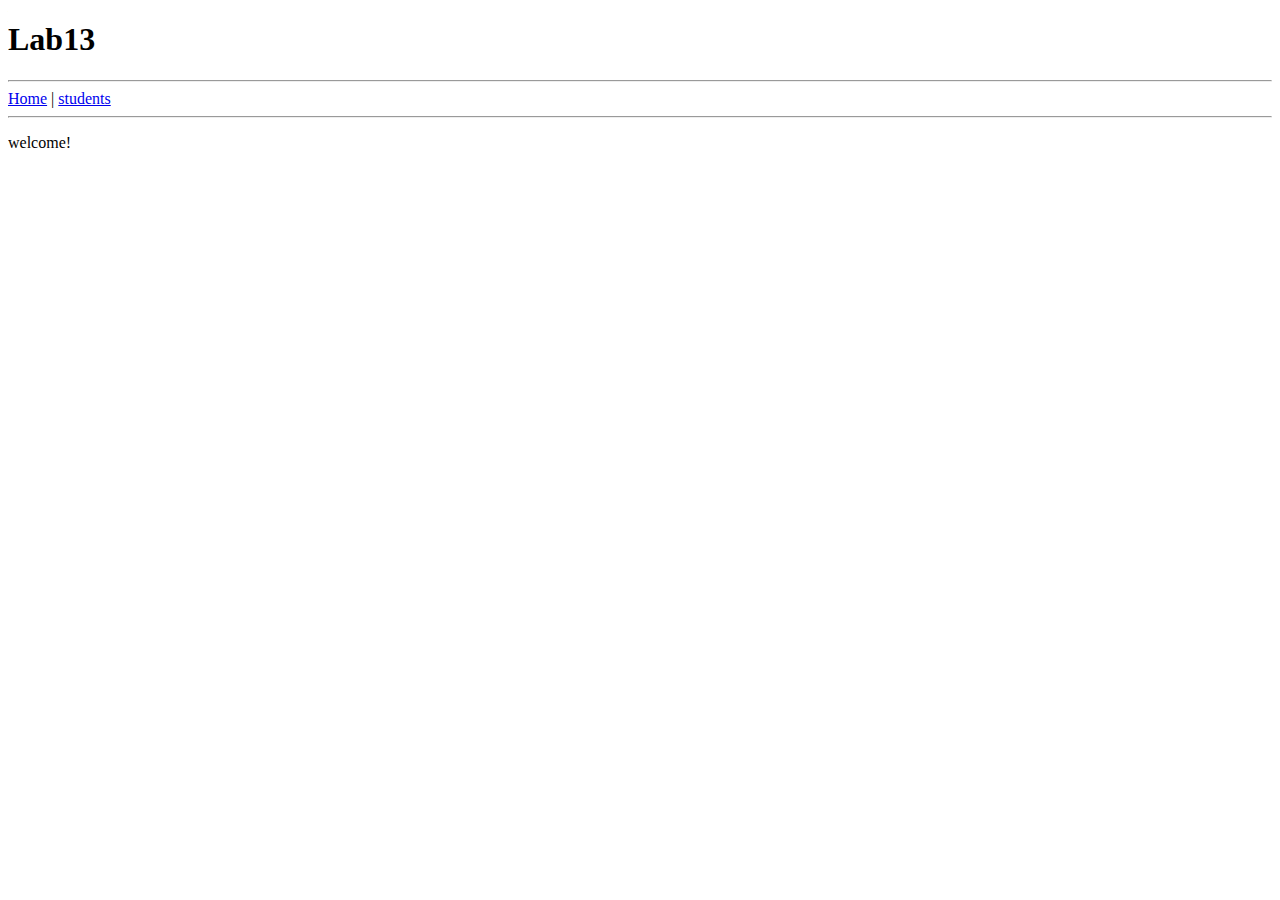
<file: mwa/lab13/index.html>
<!doctype html>
<html>
<head>
  <meta charset="utf-8">
  <title>Lab13App</title>
  <base href="/mwa/lab13/">

  <meta name="viewport" content="width=device-width, initial-scale=1">
  <link rel="icon" type="image/x-icon" href="favicon.ico">
</head>
<body>
  <app-root>Loading...</app-root>
<script type="text/javascript" src="inline.bundle.js"></script><script type="text/javascript" src="polyfills.bundle.js"></script><script type="text/javascript" src="styles.bundle.js"></script><script type="text/javascript" src="vendor.bundle.js"></script><script type="text/javascript" src="main.bundle.js"></script></body>
</html>
</file>
<file: chess/styles.css>
body {
    display: flex;
    justify-content: center;
    align-items: center;
    height: 100vh;
    margin: 0;
    background-color: #ccc;
}

/* Style the cells to be square */
td {
    width: 12.5%; /* Adjust the cell size as desired (100% / 8 columns) */
    position: relative;
    user-select: none;
  }
  
  td::before {
    content: "";
    display: block;
    padding-bottom: 100%; /* Maintain the aspect ratio */
  }

.board {
    display: grid;
    grid-template-columns: repeat(8, 1fr);
    grid-template-rows: repeat(8, 1fr);
    width: 600px;
    height: 600px;
    border: 2px solid #000;
}

.cell {
    position: relative;
    width: 100%;
    height: 100%;
    display: flex;
    justify-content: center;
    align-items: center;
    user-select: none;
}

.piece {
    font-size: 40px;
    cursor: pointer;
    user-select: none;
}

.white {
    color: #fff;
}

.black {
    color: #000;
}

.light {
    background-color: #f0d9b5;
}

.dark {
    background-color: #b58863;
}

.selected-piece {
    box-shadow: 0 0 10px 5px rgba(255, 255, 0, 0.5);
}

.possible-move {
    position: relative;
  }
  
  .possible-move::before {
    content: "";
    position: absolute;
    top: 50%;
    left: 50%;
    width: 50%; /* Adjust the circle size as needed */
    height: 50%; /* Adjust the circle size as needed */
    background-color: rgba(0, 255, 0, 0.3);
    border-radius: 50%;
    transform: translate(-50%, -50%);
  }

  .game-container {
    display: flex; /* Use flex layout to position the board and info area side by side */
  }
  
  /* Add styling for the info area */
  #info-area {
    display: flex;
    flex-direction: column;
    justify-content: space-between;
    align-items: center;
    height: 500px;
    width: 200px;
    margin-left: 20px;
    background-color: #f0d9b5;
    border-radius: 5px;
    padding: 10px;
    box-sizing: border-box;
  }

 /* Style board cells to create rows */
#board {
    width: 500px; /* Adjust the board size as desired */
    height: 500px; /* Adjust the board size as desired */
    display: grid;
    grid-template-columns: repeat(9, 1fr);
    grid-template-rows: repeat(9, 1fr);
  }

  #undo-button {
    display: block;
    margin: 10px auto;
    padding: 8px 16px;
    font-size: 16px;
    font-weight: bold;
    color: #333;
    background-color: #f1f1f1;
    border: 2px solid #ccc;
    cursor: pointer;
    transition: background-color 0.2s;
  }
  
  #undo-button:hover {
    background-color: #e1e1e1;
  }


  #move-list {
    flex: 1;
    overflow-y: auto;
    width: 100%;
    margin: 10px 0;
    max-height: calc(100% - 90px);
  }
  
  #move-list::-webkit-scrollbar {
    width: 6px;
  }
  
  .move-list::-webkit-scrollbar-track {
    background: #f0d9b5;
  }
  
  #move-list::-webkit-scrollbar-thumb {
    background-color: #b58863;
    border-radius: 3px;
  }

  /* Media Query for Mobile */
@media (max-width: 768px) {
  .game-container {
    flex-direction: column;
    align-items: center;
  }

  #board, #info-area {
    margin: 0; /* Add some vertical spacing */
    width: 350px; /* Adjust the board size as desired */
    height: 350px;
  }

  #info-area {
    width: 90%; /* Make the info area take up most of the screen width */
    height: 300px; /* Let it determine its own height based on content */
    margin-top: 16px;
  }

  .piece {
    font-size: 30px;
  }
}
</file>
<file: chess_cursor/main.css>
.square{cursor:pointer;height:60px;width:60px}.square.light{background-color:#f0d9b5}.square.dark{background-color:#b58863}.square.selected{outline:3px solid red}.square.allowed{box-shadow:inset 0 0 0 3px green}.square.computer-move{background-color:#ffff004d!important}.piece{font-size:24px;font-weight:700}.move-history{background-color:#f9f9f9;border:1px solid #ccc;border-radius:5px;margin-left:auto;margin-right:auto;margin-top:20px;max-width:300px;padding:10px;text-align:left}.move-history h3{margin-bottom:10px;text-align:center}.move-history ul{list-style-type:none;max-height:200px;overflow-y:auto;padding-left:0}.move-history li{font-size:14px;margin-bottom:5px}.board{border:2px solid #333;display:inline-block}.game-container{align-items:flex-start;display:flex;flex-direction:row;gap:20px;justify-content:center;margin:0 auto;max-width:1200px;padding:10px}.main-content{align-items:center;display:flex;flex-direction:column}.players-container{margin-bottom:20px}.board-container{align-items:center;display:flex;flex-direction:column;overflow-x:auto;padding:0 10px}.board-grid{display:inline-block;position:relative}.side-panel{background:#f5f5f5;border-radius:4px;flex:0 0 250px;height:-webkit-fit-content;height:fit-content;margin-left:20px;margin-top:20px;max-width:400px;padding:10px;width:100%}@media (max-width:768px){.game-container{align-items:center;flex-direction:column;padding:0}.main-content{max-width:480px;width:100%}.side-panel{flex:none;margin-left:0;margin-top:20px;max-width:400px;width:100%}}@media (max-width:480px){.main-content{max-width:100%}.board-container{margin:0;padding:0 5px}.controls{display:flex;flex-wrap:wrap;gap:5px;justify-content:center;padding:0 10px}.controls button{font-size:.9em;padding:6px 12px}.square{align-items:center;display:flex;height:min(50px,calc(12.5vw - 8.75px));justify-content:center;width:min(50px,calc(12.5vw - 8.75px))}.row-label{font-size:12px;padding-right:5px;text-align:right;width:20px}.column-labels{margin-left:20px}.column-label{font-size:12px;right:calc(min(20px, calc((100vw - 70px) / 16)))}}.column-labels{display:flex;margin-left:25px}.column-label{font-size:14px;position:relative;right:calc(min(25px, calc((100vw - 70px) / 16)));text-align:center;width:min(50px,calc(12.5vw - 8.75px))}.column-label-empty{position:relative;width:30px;z-index:1}.board-row{align-items:center;display:flex}.row-label{font-size:14px;padding-right:5px;position:relative;text-align:right;width:25px;z-index:1}.turn-indicator{font-size:18px;font-weight:700;margin-top:10px}.controls{margin-top:10px}.controls button{cursor:pointer;font-size:16px;margin:5px;padding:8px 16px}.undo-button{background-color:#f0ad4e}.redo-button,.undo-button{border:none;border-radius:3px;color:#fff}.redo-button{background-color:#5bc0de}.square{align-items:center;display:flex;height:min(50px,calc(12.5vw - 8.75px));justify-content:center;width:min(50px,calc(12.5vw - 8.75px))}.dialog h3{margin-top:0}.dialog input{margin:10px 0;padding:8px;width:100%}.saves-list{max-height:300px;overflow-y:auto}.save-item{align-items:center;border-bottom:1px solid #eee;display:flex;justify-content:space-between;padding:10px}.save-info{display:flex;flex-direction:column}.save-name{font-weight:700}.save-date{color:#666;font-size:.8em}.save-actions{display:flex;gap:5px}.square.check{background-color:#f44!important}.play-controls{display:flex;gap:10px;justify-content:center;margin:10px 0}.play-controls button{background-color:#4caf50;border:none;border-radius:4px;color:#fff;cursor:pointer;font-size:14px;padding:8px 16px}.play-controls button:disabled{cursor:not-allowed;opacity:.5}.play-controls button.active{background-color:#f44336}.square img{height:auto;max-height:80%;max-width:80%;width:auto}.promotion-dialog-overlay{align-items:center;background-color:#00000080;bottom:0;display:flex;justify-content:center;left:0;position:fixed;right:0;top:0;z-index:1000}.promotion-dialog{background-color:#fff;border-radius:8px;box-shadow:0 2px 10px #0000001a;padding:20px}.promotion-options{display:flex;gap:10px;margin-top:10px}.piece-option{align-items:center;background:none;border:1px solid #ccc;cursor:pointer;display:flex;font-size:2em;height:50px;justify-content:center;width:50px}.piece-option:hover{background-color:#f0f0f0}.white-piece{color:#fff;text-shadow:-1px -1px 0 #000,1px -1px 0 #000,-1px 1px 0 #000,1px 1px 0 #000}.black-piece{color:#000}.dialog-overlay{align-items:center;background:#00000080;bottom:0;display:flex;justify-content:center;left:0;position:fixed;right:0;top:0;z-index:1000}.dialog{background:#fff;border-radius:8px;min-width:300px;padding:20px}.settings-group{margin-bottom:16px}.settings-group label{align-items:center;display:flex;gap:8px}.settings-group select{border-radius:4px;padding:8px;width:100%}.dialog-buttons{display:flex;gap:10px;justify-content:flex-end;margin-top:20px}.dialog-buttons button{border-radius:4px;cursor:pointer;padding:8px 16px}.setting-description{color:#666;font-size:.8em;margin-bottom:12px;margin-top:4px}.settings-group input[type=number]{margin-left:8px;padding:4px;width:100px}.level-settings{align-items:center;display:flex;gap:10px}.level-settings select{flex:1 1}.hard-settings-button{background-color:#4caf50;border:none;border-radius:4px;color:#fff;cursor:pointer;padding:4px 8px}.hard-settings-button:hover{background-color:#45a049}.depth-buttons{display:flex;gap:10px;margin:10px 0}.depth-button{background:#fff;border:1px solid #ccc;border-radius:4px;cursor:pointer;flex:1 1;padding:10px}.depth-button.active{background:#4caf50;border-color:#45a049;color:#fff}.depth-button:hover:not(.active){background:#f5f5f5}@media (max-width:480px){.depth-button{font-size:16px;padding:15px}}.player-info{align-items:center;background-color:#f5f5f5;border:2px solid #0000;border-radius:4px;display:flex;flex:1 1;margin:2px;min-width:0;padding:10px}.player-info.active{background-color:#e8f5e9;border-color:#4caf50}.player-color{border-radius:50%;height:20px;margin-right:10px;width:20px}.player-color.white{background-color:#fff;border:1px solid #ccc}.player-color.black{background-color:#333}.player-details{display:flex;flex-direction:column;min-width:0;overflow:hidden}.player-name{font-weight:700}.player-type{color:#666;font-size:.85em;line-height:1.2;word-break:break-word}.players-container{display:flex;gap:5px;justify-content:space-between;margin-bottom:10px;padding:0 10px;width:100%}@media (max-width:480px){.player-info{padding:5px}.player-color{height:15px;margin-right:5px;width:15px}.player-name{font-size:.9em}.player-type{font-size:.8em}}.app{font-family:Arial,sans-serif;padding:20px;text-align:center}
</file>
